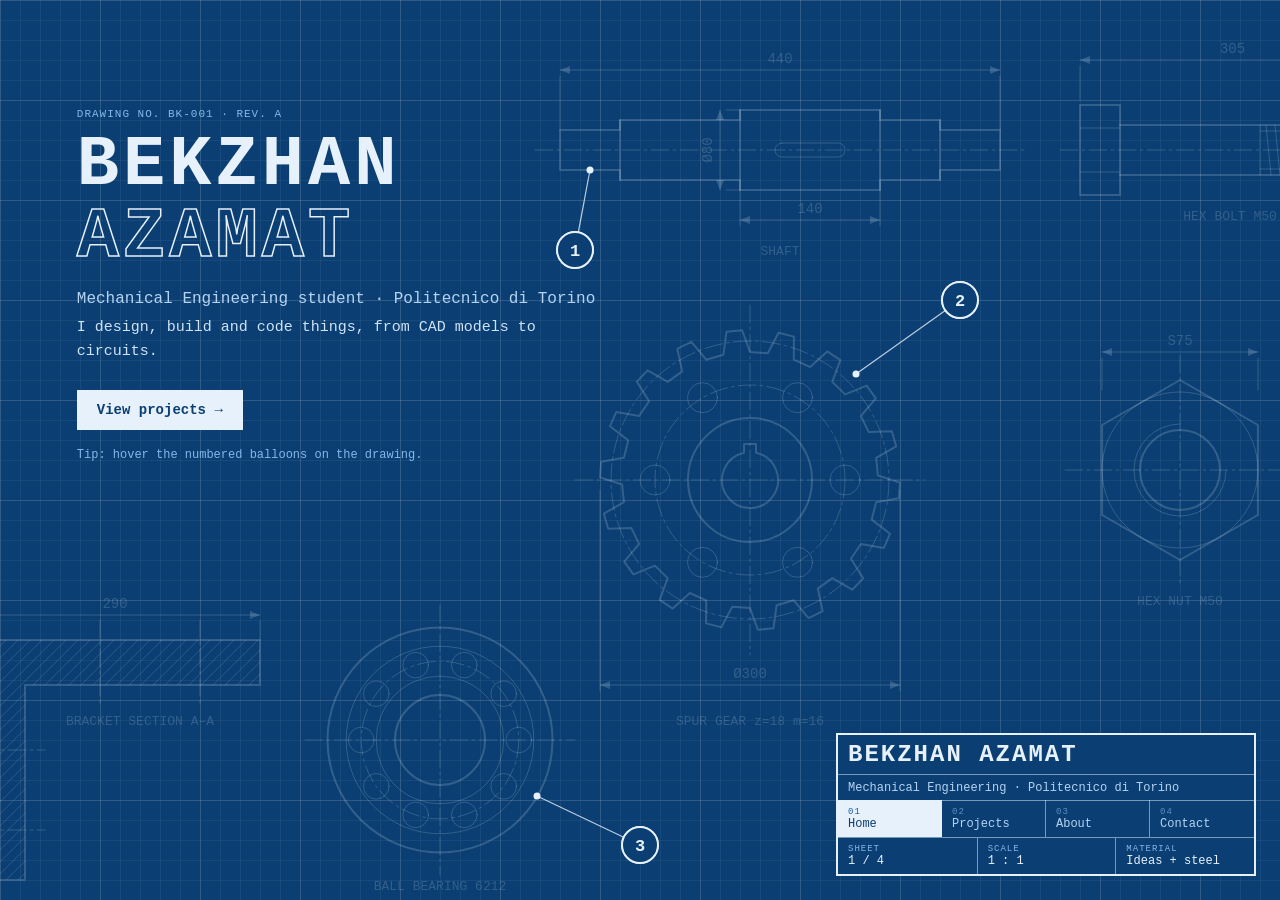
<file: index.html>
<!DOCTYPE html>
<html lang="en">
<head>
<meta charset="UTF-8">
<meta name="viewport" content="width=device-width, initial-scale=1.0">
<title>Bekzhan Azamat — Mechanical Engineering</title>
<meta name="description" content="Bekzhan Azamat — Mechanical Engineering student at Politecnico di Torino. CAD, electronics and code projects.">
<meta name="theme-color" content="#0b3f73">
<meta property="og:title" content="Bekzhan Azamat — Mechanical Engineering">
<meta property="og:description" content="Mechanical Engineering student at Politecnico di Torino. I design, build and code things, from CAD models to circuits.">
<meta property="og:url" content="https://bekzhan.com/">
<meta property="og:type" content="website">
<link rel="icon" href="data:image/svg+xml,%3Csvg xmlns='http://www.w3.org/2000/svg' viewBox='0 0 32 32'%3E%3Crect width='32' height='32' fill='%230b3f73'/%3E%3Crect x='2' y='2' width='28' height='28' fill='none' stroke='%23e6f1fb' stroke-width='2'/%3E%3Ctext x='16' y='21' font-family='Courier New,monospace' font-weight='bold' font-size='13' fill='%23e6f1fb' text-anchor='middle'%3EBA%3C/text%3E%3C/svg%3E">
<style>
  * { margin:0; padding:0; box-sizing:border-box; }
  html,body { height:100%; overflow:hidden; }
  body {
    font-family:"Courier New", monospace; color:#e6f1fb;
    background-color:#0b3f73;
    background-image:
      linear-gradient(rgba(255,255,255,.05) 1px, transparent 1px),
      linear-gradient(90deg, rgba(255,255,255,.05) 1px, transparent 1px),
      linear-gradient(rgba(255,255,255,.10) 1px, transparent 1px),
      linear-gradient(90deg, rgba(255,255,255,.10) 1px, transparent 1px);
    background-size:20px 20px,20px 20px,100px 100px,100px 100px;
  }

  /* ---------- background drawings ---------- */
  .drawing { position:fixed; inset:0; width:100%; height:100%; pointer-events:none; }
  .dim { color:rgba(230,241,251,.18); }
  .lit {
    color:#eaf5ff;
    filter:drop-shadow(0 0 3px rgba(160,210,255,.8));
    -webkit-mask-image:radial-gradient(240px circle at var(--x,-999px) var(--y,-999px), #000 35%, transparent 100%);
            mask-image:radial-gradient(240px circle at var(--x,-999px) var(--y,-999px), #000 35%, transparent 100%);
  }

  /* ---------- title block = navigation ---------- */
  .title-block {
    position:fixed; right:24px; bottom:24px; z-index:10; width:420px;
    border:2px solid #e6f1fb; background:#0b3f73;   /* solid, nothing shows through */
  }
  .tb-row { display:grid; border-top:1px solid rgba(230,241,251,.5); }
  .tb-row:first-child { border-top:none; }
  .tb-row > * { padding:6px 10px; border-left:1px solid rgba(230,241,251,.5); }
  .tb-row > *:first-child { border-left:none; }
  .name { font-size:24px; font-weight:bold; letter-spacing:2px; }
  .role { font-size:12px; color:#b5d4f4; }
  .label { display:block; font-size:9px; color:#85b7eb; letter-spacing:1px; }
  .meta { grid-template-columns:1fr 1fr 1fr; font-size:12px; }

  /* tabs: new ones wrap onto a new row automatically */
  #tabs { display:grid; grid-template-columns:repeat(auto-fill, minmax(100px, 1fr)); padding:0; border:none; }
  #tabs button {
    font:inherit; font-size:12px; color:#b5d4f4; background:none; cursor:pointer; text-align:left;
    border:none; border-left:1px solid rgba(230,241,251,.5); border-top:1px solid rgba(230,241,251,.5);
    margin:-1px 0 0 -1px; padding:6px 10px;
  }
  #tabs button .label { color:#5b8fc4; }
  #tabs button:hover { background:rgba(230,241,251,.08); color:#fff; }
  #tabs button.active { background:#e6f1fb; color:#0b3f73; }
  #tabs button.active .label { color:#185fa5; }

  /* ---------- content sheets ---------- */
  .sheet {
    display:none; position:fixed; z-index:5;
    top:6vh; left:50%; transform:translateX(-50%);
    width:min(760px, calc(100vw - 40px)); max-height:calc(100vh - 12vh - 200px);
    overflow-y:auto; padding:28px 32px;
    background:rgba(11,63,115,.94); border:2px solid #e6f1fb; outline:1px solid rgba(230,241,251,.4); outline-offset:6px;
  }
  .sheet.open { display:block; }
  .sheet.home { display:none !important; }          /* home = just the drawing */
  .sheet h2 { font-size:22px; letter-spacing:2px; margin-bottom:4px; }
  .sheet .sub { color:#85b7eb; font-size:12px; margin-bottom:22px; }
  .sheet p { color:#cfe3f7; line-height:1.6; margin-bottom:12px; }
  .sheet a { color:#fff; }
  .notes { color:#cfe3f7; line-height:1.6; padding-left:2.2em; }
  .notes li { margin-bottom:8px; padding-left:4px; }
  .notes li::marker { color:#85b7eb; font-weight:bold; }
  .close { position:absolute; top:10px; right:14px; background:none; border:none; color:#b5d4f4; font:inherit; font-size:20px; cursor:pointer; }

  /* project cards */
  .grid { display:grid; grid-template-columns:repeat(auto-fill, minmax(210px, 1fr)); gap:14px; }
  .card { border:1px solid rgba(230,241,251,.6); padding:14px; }
  .card .label { margin-bottom:6px; }
  .card h3 { font-size:15px; margin-bottom:6px; }
  .card p { font-size:13px; margin-bottom:8px; }
  .tags span { display:inline-block; font-size:10px; border:1px solid #85b7eb; color:#b5d4f4; padding:1px 6px; margin:0 4px 4px 0; }


  /* ---------- home: intro text ---------- */
  .hero { position:fixed; z-index:6; left:6vw; top:12vh; max-width:540px; }
  .hero .label { font-size:11px; }
  .hero h1 { font-size:clamp(40px, 5.5vw, 72px); line-height:1.02; letter-spacing:4px; margin-top:10px; }
  .hero h1 .outline { color:transparent; -webkit-text-stroke:1.5px #e6f1fb; }
  .hero .role { font-size:16px; margin-top:16px; color:#b5d4f4; }
  .hero .pitch { font-size:15px; margin-top:8px; color:#cfe3f7; line-height:1.6; }
  .buttons { display:flex; gap:12px; margin-top:26px; flex-wrap:wrap; }
  .btn { font-size:14px; font-weight:bold; text-decoration:none; padding:10px 18px; border:2px solid #e6f1fb; color:#e6f1fb; background:rgba(11,63,115,.85); }
  .btn.primary { background:#e6f1fb; color:#0b3f73; }
  .btn:hover { background:#fff; color:#0b3f73; }
  .hint { margin-top:18px; font-size:12px; color:#85b7eb; }

  /* ---------- callout balloons on the drawing ---------- */
  .balloons { z-index:4; }
  .balloon { pointer-events:auto; cursor:pointer; outline:none; }
  .balloon .leader { stroke:#e6f1fb; stroke-width:1.2; opacity:.8; }
  .balloon .dot { fill:#e6f1fb; }
  .balloon .ring { fill:#0b3f73; stroke:#e6f1fb; stroke-width:2; transition:fill .15s; }
  .balloon .num { fill:#e6f1fb; font-size:17px; font-weight:bold; pointer-events:none; }
  .balloon .pulse { fill:none; stroke:#e6f1fb; stroke-width:1.5; transform-box:fill-box; transform-origin:center; animation:pulse 2.4s infinite; }
  @keyframes pulse { from { transform:scale(1); opacity:.8; } to { transform:scale(2); opacity:0; } }
  .balloon .tip { opacity:0; transition:opacity .15s; pointer-events:none; }
  .balloon .tip rect { fill:#e6f1fb; }
  .balloon .tip text { fill:#0b3f73; font-size:14px; font-weight:bold; }
  .balloon:hover .ring, .balloon:focus .ring { fill:#e6f1fb; }
  .balloon:hover .num, .balloon:focus .num { fill:#0b3f73; }
  .balloon:hover .tip, .balloon:focus .tip { opacity:1; }

  /* when a page is open, hide the home stuff */
  body.sheet-open .hero, body.sheet-open .balloons { display:none; }

  .card.flash { animation:flash 1.8s; }
  @keyframes flash { 0%,40% { background:rgba(230,241,251,.22); border-color:#fff; } 100% { background:transparent; } }

  /* keyboard focus is visible */
  a:focus-visible, button:focus-visible { outline:2px solid #fff; outline-offset:2px; }
  .balloon:focus-visible .ring { stroke-width:3; }

  /* phones: browser bars change the height, so use dvh where supported */
  @supports (height:100dvh) {
    .sheet { max-height:calc(100dvh - 12dvh - 200px); }
  }

  @media (max-width:600px) {
    .title-block { right:10px; left:10px; bottom:10px; width:auto; }
    .sheet { top:12px; max-height:calc(100vh - 260px); max-height:calc(100dvh - 260px); padding:20px; }
    .hero { left:16px; right:16px; top:20px; }
    .hero h1 { font-size:42px; }
    .hint, .balloons { display:none; }
  }

  /* short screens (phone in landscape, small laptop window): keep the intro above the title block */
  @media (max-height:620px) {
    .hero { top:16px; }
    .hero h1 { font-size:clamp(32px, 4.5vw, 52px); }
    .hero .role { margin-top:10px; }
    .buttons { margin-top:14px; }
    .hint { display:none; }
  }
  @media (max-height:520px) { .hero .pitch { display:none; } }

  @media (prefers-reduced-motion:reduce) {
    .balloon .pulse { animation:none; opacity:0; }
    .card.flash { animation:none; }
  }
</style>
</head>
<body>
  <svg class="drawing dim" viewBox="0 0 1600 900" preserveAspectRatio="xMidYMid slice" font-family="Courier New, monospace" aria-hidden="true"><g id="art" fill="none" stroke="currentColor" stroke-linecap="round" stroke-linejoin="round"><path d="M720.0 130.0 L780.0 130.0 L780.0 120.0 L900.0 120.0 L900.0 110.0 L1040.0 110.0 L1040.0 120.0 L1100.0 120.0 L1100.0 130.0 L1160.0 130.0 L1160.0 170.0 L1100.0 170.0 L1100.0 180.0 L1040.0 180.0 L1040.0 190.0 L900.0 190.0 L900.0 180.0 L780.0 180.0 L780.0 170.0 L720.0 170.0 Z" stroke-width="2"/><line x1="780.0" y1="120.0" x2="780.0" y2="180.0" stroke-width="2"/><line x1="900.0" y1="110.0" x2="900.0" y2="190.0" stroke-width="2"/><line x1="1040.0" y1="110.0" x2="1040.0" y2="190.0" stroke-width="2"/><line x1="1100.0" y1="120.0" x2="1100.0" y2="180.0" stroke-width="2"/><rect x="935" y="143" width="70" height="14" rx="7" stroke-width="1"/><line x1="695.0" y1="150.0" x2="1185.0" y2="150.0" stroke-width="1" stroke-dasharray="18 4 3 4"/><line x1="720.0" y1="130.0" x2="720.0" y2="76.0" stroke-width="1"/><line x1="1160.0" y1="130.0" x2="1160.0" y2="76.0" stroke-width="1"/><line x1="720.0" y1="70.0" x2="1160.0" y2="70.0" stroke-width="1"/><path d="M720.0 70.0 l10.0 -4 v8 z" fill="currentColor" stroke="none"/><path d="M1160.0 70.0 l-10.0 -4 v8 z" fill="currentColor" stroke="none"/><text x="940.0" y="63.0" font-size="14" text-anchor="middle" fill="currentColor" stroke="none">440</text><line x1="900.0" y1="190.0" x2="900.0" y2="226.0" stroke-width="1"/><line x1="1040.0" y1="190.0" x2="1040.0" y2="226.0" stroke-width="1"/><line x1="900.0" y1="220.0" x2="1040.0" y2="220.0" stroke-width="1"/><path d="M900.0 220.0 l10.0 -4 v8 z" fill="currentColor" stroke="none"/><path d="M1040.0 220.0 l-10.0 -4 v8 z" fill="currentColor" stroke="none"/><text x="970.0" y="213.0" font-size="14" text-anchor="middle" fill="currentColor" stroke="none">140</text><line x1="900.0" y1="110.0" x2="886.0" y2="110.0" stroke-width="1"/><line x1="900.0" y1="190.0" x2="886.0" y2="190.0" stroke-width="1"/><line x1="880.0" y1="110.0" x2="880.0" y2="190.0" stroke-width="1"/><path d="M880.0 110.0 l-4 10.0 h8 z" fill="currentColor" stroke="none"/><path d="M880.0 190.0 l-4 -10.0 h8 z" fill="currentColor" stroke="none"/><text x="872.0" y="150.0" font-size="14" text-anchor="middle" fill="currentColor" stroke="none" transform="rotate(-90 872.0 150.0)">Ø80</text><text x="940.0" y="255.0" font-size="13" text-anchor="middle" fill="currentColor" stroke="none">SHAFT</text><rect x="1240" y="105" width="40" height="90" stroke-width="2"/><line x1="1240.0" y1="128.0" x2="1280.0" y2="128.0" stroke-width="1"/><line x1="1240.0" y1="172.0" x2="1280.0" y2="172.0" stroke-width="1"/><path d="M1280 125 L1535 125 L1545 135 L1545 165 L1535 175 L1280 175" stroke-width="2"/><line x1="1420.0" y1="131.0" x2="1545.0" y2="131.0" stroke-width="1"/><line x1="1420.0" y1="169.0" x2="1545.0" y2="169.0" stroke-width="1"/><line x1="1420.0" y1="125.0" x2="1420.0" y2="175.0" stroke-width="1"/><line x1="1426.0" y1="125.0" x2="1431.0" y2="175.0" stroke-width="1"/><line x1="1435.0" y1="125.0" x2="1440.0" y2="175.0" stroke-width="1"/><line x1="1444.0" y1="125.0" x2="1449.0" y2="175.0" stroke-width="1"/><line x1="1453.0" y1="125.0" x2="1458.0" y2="175.0" stroke-width="1"/><line x1="1462.0" y1="125.0" x2="1467.0" y2="175.0" stroke-width="1"/><line x1="1471.0" y1="125.0" x2="1476.0" y2="175.0" stroke-width="1"/><line x1="1480.0" y1="125.0" x2="1485.0" y2="175.0" stroke-width="1"/><line x1="1489.0" y1="125.0" x2="1494.0" y2="175.0" stroke-width="1"/><line x1="1498.0" y1="125.0" x2="1503.0" y2="175.0" stroke-width="1"/><line x1="1507.0" y1="125.0" x2="1512.0" y2="175.0" stroke-width="1"/><line x1="1516.0" y1="125.0" x2="1521.0" y2="175.0" stroke-width="1"/><line x1="1525.0" y1="125.0" x2="1530.0" y2="175.0" stroke-width="1"/><line x1="1534.0" y1="125.0" x2="1539.0" y2="175.0" stroke-width="1"/><line x1="1220.0" y1="150.0" x2="1565.0" y2="150.0" stroke-width="1" stroke-dasharray="18 4 3 4"/><line x1="1240.0" y1="100.0" x2="1240.0" y2="66.0" stroke-width="1"/><line x1="1545.0" y1="100.0" x2="1545.0" y2="66.0" stroke-width="1"/><line x1="1240.0" y1="60.0" x2="1545.0" y2="60.0" stroke-width="1"/><path d="M1240.0 60.0 l10.0 -4 v8 z" fill="currentColor" stroke="none"/><path d="M1545.0 60.0 l-10.0 -4 v8 z" fill="currentColor" stroke="none"/><text x="1392.5" y="53.0" font-size="14" text-anchor="middle" fill="currentColor" stroke="none">305</text><text x="1390.0" y="220.0" font-size="13" text-anchor="middle" fill="currentColor" stroke="none">HEX BOLT M50</text><path d="M910.0 352.0 L927.8 353.2 L938.6 332.8 L953.9 336.6 L953.8 359.7 L953.8 359.7 L970.1 367.0 L987.3 351.4 L1000.3 360.2 L992.3 381.9 L992.3 381.9 L1005.1 394.4 L1026.6 385.6 L1035.8 398.3 L1020.9 416.0 L1020.9 416.0 L1028.7 432.1 L1051.8 431.2 L1056.2 446.3 L1036.1 457.8 L1036.1 457.8 L1037.9 475.5 L1060.0 482.6 L1058.9 498.3 L1036.1 502.2 L1036.1 502.2 L1031.7 519.6 L1050.0 533.8 L1043.7 548.1 L1020.9 544.0 L1020.9 544.0 L1010.9 558.8 L1023.2 578.4 L1012.3 589.7 L992.3 578.1 L992.3 578.1 L977.8 588.6 L982.7 611.2 L968.6 618.1 L953.8 600.3 L953.8 600.3 L936.6 605.2 L933.5 628.2 L917.9 629.8 L910.0 608.0 L910.0 608.0 L892.2 606.8 L881.4 627.2 L866.1 623.4 L866.2 600.3 L866.2 600.3 L849.9 593.0 L832.7 608.6 L819.7 599.8 L827.7 578.1 L827.7 578.1 L814.9 565.6 L793.4 574.4 L784.2 561.7 L799.1 544.0 L799.1 544.0 L791.3 527.9 L768.2 528.8 L763.8 513.7 L783.9 502.2 L783.9 502.2 L782.1 484.5 L760.0 477.4 L761.1 461.7 L783.9 457.8 L783.9 457.8 L788.3 440.4 L770.0 426.2 L776.3 411.9 L799.1 416.0 L799.1 416.0 L809.1 401.2 L796.8 381.6 L807.7 370.3 L827.7 381.9 L827.7 381.9 L842.2 371.4 L837.3 348.8 L851.4 341.9 L866.2 359.7 L866.2 359.7 L883.4 354.8 L886.5 331.8 L902.1 330.2 L910.0 352.0 Z" stroke-width="2"/><circle cx="910.0" cy="480.0" r="139.0" stroke-width="1" stroke-dasharray="18 4 3 4"/><circle cx="910.0" cy="480.0" r="62.0" stroke-width="2"/><circle cx="1005.0" cy="480.0" r="15.0" stroke-width="1"/><circle cx="957.5" cy="562.3" r="15.0" stroke-width="1"/><circle cx="862.5" cy="562.3" r="15.0" stroke-width="1"/><circle cx="815.0" cy="480.0" r="15.0" stroke-width="1"/><circle cx="862.5" cy="397.7" r="15.0" stroke-width="1"/><circle cx="957.5" cy="397.7" r="15.0" stroke-width="1"/><circle cx="910.0" cy="480.0" r="95.0" stroke-width="1" stroke-dasharray="18 4 3 4"/><path d="M904 452.7 L904 444 L916 444 L916 452.7 A28 28 0 1 1 904 452.7 Z" stroke-width="2"/><line x1="735.0" y1="480.0" x2="1085.0" y2="480.0" stroke-width="1" stroke-dasharray="18 4 3 4"/><line x1="910.0" y1="305.0" x2="910.0" y2="655.0" stroke-width="1" stroke-dasharray="18 4 3 4"/><line x1="760.0" y1="490.0" x2="760.0" y2="691.0" stroke-width="1"/><line x1="1060.0" y1="490.0" x2="1060.0" y2="691.0" stroke-width="1"/><line x1="760.0" y1="685.0" x2="1060.0" y2="685.0" stroke-width="1"/><path d="M760.0 685.0 l10.0 -4 v8 z" fill="currentColor" stroke="none"/><path d="M1060.0 685.0 l-10.0 -4 v8 z" fill="currentColor" stroke="none"/><text x="910.0" y="678.0" font-size="14" text-anchor="middle" fill="currentColor" stroke="none">Ø300</text><text x="910.0" y="725.0" font-size="13" text-anchor="middle" fill="currentColor" stroke="none">SPUR GEAR  z=18  m=16</text><path d="M1417.9 515.0 L1340.0 560.0 L1262.1 515.0 L1262.1 425.0 L1340.0 380.0 L1417.9 425.0 Z" stroke-width="2"/><circle cx="1340.0" cy="470.0" r="78.0" stroke-width="1"/><circle cx="1340.0" cy="470.0" r="40.0" stroke-width="2"/><path d="M1386 470 A46 46 0 1 1 1340 424" stroke-width="1"/><line x1="1225.0" y1="470.0" x2="1455.0" y2="470.0" stroke-width="1" stroke-dasharray="18 4 3 4"/><line x1="1340.0" y1="355.0" x2="1340.0" y2="585.0" stroke-width="1" stroke-dasharray="18 4 3 4"/><line x1="1262.0" y1="390.0" x2="1262.0" y2="358.0" stroke-width="1"/><line x1="1418.0" y1="390.0" x2="1418.0" y2="358.0" stroke-width="1"/><line x1="1262.0" y1="352.0" x2="1418.0" y2="352.0" stroke-width="1"/><path d="M1262.0 352.0 l10.0 -4 v8 z" fill="currentColor" stroke="none"/><path d="M1418.0 352.0 l-10.0 -4 v8 z" fill="currentColor" stroke="none"/><text x="1340.0" y="345.0" font-size="14" text-anchor="middle" fill="currentColor" stroke="none">S75</text><text x="1340.0" y="605.0" font-size="13" text-anchor="middle" fill="currentColor" stroke="none">HEX NUT M50</text><circle cx="600.0" cy="740.0" r="112.5" stroke-width="2"/><circle cx="600.0" cy="740.0" r="93.8" stroke-width="1"/><circle cx="600.0" cy="740.0" r="63.8" stroke-width="1"/><circle cx="600.0" cy="740.0" r="45.0" stroke-width="2"/><circle cx="600.0" cy="740.0" r="78.8" stroke-width="1" stroke-dasharray="18 4 3 4"/><circle cx="678.8" cy="740.0" r="12.8" stroke-width="1"/><circle cx="663.7" cy="786.3" r="12.8" stroke-width="1"/><circle cx="624.3" cy="814.9" r="12.8" stroke-width="1"/><circle cx="575.7" cy="814.9" r="12.8" stroke-width="1"/><circle cx="536.3" cy="786.3" r="12.8" stroke-width="1"/><circle cx="521.2" cy="740.0" r="12.8" stroke-width="1"/><circle cx="536.3" cy="693.7" r="12.8" stroke-width="1"/><circle cx="575.7" cy="665.1" r="12.8" stroke-width="1"/><circle cx="624.3" cy="665.1" r="12.8" stroke-width="1"/><circle cx="663.7" cy="693.7" r="12.8" stroke-width="1"/><line x1="465.0" y1="740.0" x2="735.0" y2="740.0" stroke-width="1" stroke-dasharray="18 4 3 4"/><line x1="600.0" y1="605.0" x2="600.0" y2="875.0" stroke-width="1" stroke-dasharray="18 4 3 4"/><text x="600.0" y="890.0" font-size="13" text-anchor="middle" fill="currentColor" stroke="none">BALL BEARING 6212</text><clipPath id="dclip"><path d="M130 640 L420 640 L420 685 L185 685 L185 880 L130 880 Z"/></clipPath><g clip-path="url(#dclip)"><line x1="-170.0" y1="880.0" x2="70.0" y2="640.0" stroke-width="0.8"/><line x1="-158.0" y1="880.0" x2="82.0" y2="640.0" stroke-width="0.8"/><line x1="-146.0" y1="880.0" x2="94.0" y2="640.0" stroke-width="0.8"/><line x1="-134.0" y1="880.0" x2="106.0" y2="640.0" stroke-width="0.8"/><line x1="-122.0" y1="880.0" x2="118.0" y2="640.0" stroke-width="0.8"/><line x1="-110.0" y1="880.0" x2="130.0" y2="640.0" stroke-width="0.8"/><line x1="-98.0" y1="880.0" x2="142.0" y2="640.0" stroke-width="0.8"/><line x1="-86.0" y1="880.0" x2="154.0" y2="640.0" stroke-width="0.8"/><line x1="-74.0" y1="880.0" x2="166.0" y2="640.0" stroke-width="0.8"/><line x1="-62.0" y1="880.0" x2="178.0" y2="640.0" stroke-width="0.8"/><line x1="-50.0" y1="880.0" x2="190.0" y2="640.0" stroke-width="0.8"/><line x1="-38.0" y1="880.0" x2="202.0" y2="640.0" stroke-width="0.8"/><line x1="-26.0" y1="880.0" x2="214.0" y2="640.0" stroke-width="0.8"/><line x1="-14.0" y1="880.0" x2="226.0" y2="640.0" stroke-width="0.8"/><line x1="-2.0" y1="880.0" x2="238.0" y2="640.0" stroke-width="0.8"/><line x1="10.0" y1="880.0" x2="250.0" y2="640.0" stroke-width="0.8"/><line x1="22.0" y1="880.0" x2="262.0" y2="640.0" stroke-width="0.8"/><line x1="34.0" y1="880.0" x2="274.0" y2="640.0" stroke-width="0.8"/><line x1="46.0" y1="880.0" x2="286.0" y2="640.0" stroke-width="0.8"/><line x1="58.0" y1="880.0" x2="298.0" y2="640.0" stroke-width="0.8"/><line x1="70.0" y1="880.0" x2="310.0" y2="640.0" stroke-width="0.8"/><line x1="82.0" y1="880.0" x2="322.0" y2="640.0" stroke-width="0.8"/><line x1="94.0" y1="880.0" x2="334.0" y2="640.0" stroke-width="0.8"/><line x1="106.0" y1="880.0" x2="346.0" y2="640.0" stroke-width="0.8"/><line x1="118.0" y1="880.0" x2="358.0" y2="640.0" stroke-width="0.8"/><line x1="130.0" y1="880.0" x2="370.0" y2="640.0" stroke-width="0.8"/><line x1="142.0" y1="880.0" x2="382.0" y2="640.0" stroke-width="0.8"/><line x1="154.0" y1="880.0" x2="394.0" y2="640.0" stroke-width="0.8"/><line x1="166.0" y1="880.0" x2="406.0" y2="640.0" stroke-width="0.8"/><line x1="178.0" y1="880.0" x2="418.0" y2="640.0" stroke-width="0.8"/><line x1="190.0" y1="880.0" x2="430.0" y2="640.0" stroke-width="0.8"/><line x1="202.0" y1="880.0" x2="442.0" y2="640.0" stroke-width="0.8"/><line x1="214.0" y1="880.0" x2="454.0" y2="640.0" stroke-width="0.8"/><line x1="226.0" y1="880.0" x2="466.0" y2="640.0" stroke-width="0.8"/><line x1="238.0" y1="880.0" x2="478.0" y2="640.0" stroke-width="0.8"/><line x1="250.0" y1="880.0" x2="490.0" y2="640.0" stroke-width="0.8"/><line x1="262.0" y1="880.0" x2="502.0" y2="640.0" stroke-width="0.8"/><line x1="274.0" y1="880.0" x2="514.0" y2="640.0" stroke-width="0.8"/><line x1="286.0" y1="880.0" x2="526.0" y2="640.0" stroke-width="0.8"/><line x1="298.0" y1="880.0" x2="538.0" y2="640.0" stroke-width="0.8"/><line x1="310.0" y1="880.0" x2="550.0" y2="640.0" stroke-width="0.8"/><line x1="322.0" y1="880.0" x2="562.0" y2="640.0" stroke-width="0.8"/><line x1="334.0" y1="880.0" x2="574.0" y2="640.0" stroke-width="0.8"/><line x1="346.0" y1="880.0" x2="586.0" y2="640.0" stroke-width="0.8"/><line x1="358.0" y1="880.0" x2="598.0" y2="640.0" stroke-width="0.8"/><line x1="370.0" y1="880.0" x2="610.0" y2="640.0" stroke-width="0.8"/><line x1="382.0" y1="880.0" x2="622.0" y2="640.0" stroke-width="0.8"/><line x1="394.0" y1="880.0" x2="634.0" y2="640.0" stroke-width="0.8"/><line x1="406.0" y1="880.0" x2="646.0" y2="640.0" stroke-width="0.8"/><line x1="418.0" y1="880.0" x2="658.0" y2="640.0" stroke-width="0.8"/><line x1="430.0" y1="880.0" x2="670.0" y2="640.0" stroke-width="0.8"/><line x1="442.0" y1="880.0" x2="682.0" y2="640.0" stroke-width="0.8"/><line x1="454.0" y1="880.0" x2="694.0" y2="640.0" stroke-width="0.8"/><line x1="466.0" y1="880.0" x2="706.0" y2="640.0" stroke-width="0.8"/><line x1="478.0" y1="880.0" x2="718.0" y2="640.0" stroke-width="0.8"/><line x1="490.0" y1="880.0" x2="730.0" y2="640.0" stroke-width="0.8"/><line x1="502.0" y1="880.0" x2="742.0" y2="640.0" stroke-width="0.8"/><line x1="514.0" y1="880.0" x2="754.0" y2="640.0" stroke-width="0.8"/><line x1="526.0" y1="880.0" x2="766.0" y2="640.0" stroke-width="0.8"/></g><path d="M130 640 L420 640 L420 685 L185 685 L185 880 L130 880 Z" stroke-width="2"/><line x1="260.0" y1="620.0" x2="260.0" y2="705.0" stroke-width="1" stroke-dasharray="18 4 3 4"/><line x1="360.0" y1="620.0" x2="360.0" y2="705.0" stroke-width="1" stroke-dasharray="18 4 3 4"/><line x1="110.0" y1="750.0" x2="205.0" y2="750.0" stroke-width="1" stroke-dasharray="18 4 3 4"/><line x1="110.0" y1="830.0" x2="205.0" y2="830.0" stroke-width="1" stroke-dasharray="18 4 3 4"/><line x1="130.0" y1="640.0" x2="130.0" y2="621.0" stroke-width="1"/><line x1="420.0" y1="640.0" x2="420.0" y2="621.0" stroke-width="1"/><line x1="130.0" y1="615.0" x2="420.0" y2="615.0" stroke-width="1"/><path d="M130.0 615.0 l10.0 -4 v8 z" fill="currentColor" stroke="none"/><path d="M420.0 615.0 l-10.0 -4 v8 z" fill="currentColor" stroke="none"/><text x="275.0" y="608.0" font-size="14" text-anchor="middle" fill="currentColor" stroke="none">290</text><text x="300.0" y="725.0" font-size="13" text-anchor="middle" fill="currentColor" stroke="none">BRACKET  SECTION A–A</text></g></svg>
  <svg class="drawing lit" viewBox="0 0 1600 900" preserveAspectRatio="xMidYMid slice" font-family="Courier New, monospace" aria-hidden="true"><use href="#art"/></svg>
  <svg class="drawing balloons" viewBox="0 0 1600 900" preserveAspectRatio="xMidYMid slice" font-family="Courier New, monospace"><g class="balloon" data-target="p-001" tabindex="0" role="link" aria-label="P-001  Hand-tracking mouse →">
  <line x1="738.3" y1="232.3" x2="750.0" y2="170.0" class="leader"/>
  <circle cx="750.0" cy="170.0" r="3.5" class="dot"/>
  <circle cx="735" cy="250" r="18" class="pulse" style="animation-delay:0.0s"/>
  <circle cx="735" cy="250" r="18" class="ring"/>
  <text x="735" y="256" text-anchor="middle" class="num">1</text>
  <g class="tip"><rect x="761" y="234" width="264.8" height="32"/><text x="773" y="255">P-001  Hand-tracking mouse →</text></g>
</g><g class="balloon" data-target="p-002" tabindex="0" role="link" aria-label="P-002  Custom PCB →">
  <line x1="1105.3" y1="310.4" x2="1016.0" y2="374.0" class="leader"/>
  <circle cx="1016.0" cy="374.0" r="3.5" class="dot"/>
  <circle cx="1120" cy="300" r="18" class="pulse" style="animation-delay:0.8s"/>
  <circle cx="1120" cy="300" r="18" class="ring"/>
  <text x="1120" y="306" text-anchor="middle" class="num">2</text>
  <g class="tip"><rect x="1146" y="284" width="187.4" height="32"/><text x="1158" y="305">P-002  Custom PCB →</text></g>
</g><g class="balloon" data-target="p-003" tabindex="0" role="link" aria-label="P-003  CAD project →">
  <line x1="783.7" y1="837.3" x2="697.0" y2="796.0" class="leader"/>
  <circle cx="697.0" cy="796.0" r="3.5" class="dot"/>
  <circle cx="800" cy="845" r="18" class="pulse" style="animation-delay:1.6s"/>
  <circle cx="800" cy="845" r="18" class="ring"/>
  <text x="800" y="851" text-anchor="middle" class="num">3</text>
  <g class="tip"><rect x="826" y="829" width="196.0" height="32"/><text x="838" y="850">P-003  CAD project →</text></g>
</g></svg>

  <!-- ===================== HOME: intro (edit the text here) ===================== -->
  <div class="hero">
    <span class="label">DRAWING NO. BK-001 · REV. A</span>
    <h1>BEKZHAN<br><span class="outline">AZAMAT</span></h1>
    <div class="role">Mechanical Engineering student · Politecnico di Torino</div>
    <div class="pitch">I design, build and code things, from CAD models to circuits.</div>
    <div class="buttons">
      <a class="btn primary" href="#projects">View projects →</a>
      <!-- CV button: put cv.pdf next to index.html, then delete the two comment marks around this line -->
      <!-- <a class="btn" href="cv.pdf" download>Download CV ↓</a> -->
    </div>
    <div class="hint">Tip: hover the numbered balloons on the drawing.</div>
  </div>

  <!-- =====================================================
       SHEETS (tabs).  To add a new tab: copy one <section>,
       change id, data-title and the content. That's it —
       the tab button and sheet number are made automatically.
       ===================================================== -->

  <section class="sheet home" id="home" data-title="Home"></section>

  <section class="sheet" id="projects" data-title="Projects">
    <h2>PROJECTS</h2>
    <div class="sub">PARTS LIST</div>
    <div class="grid">
      <div class="card" id="p-001">
        <span class="label">PART NO. P-001</span>
        <h3>Hand-tracking mouse</h3>
        <p>Control the cursor with hand gestures through a webcam.</p>
        <div class="tags"><span>Python</span><span>Computer vision</span></div>
      </div>
      <div class="card" id="p-002">
        <span class="label">PART NO. P-002</span>
        <h3>Custom PCB</h3>
        <p>A board I designed and soldered myself.</p>
        <div class="tags"><span>Electronics</span><span>Soldering</span></div>
      </div>
      <div class="card" id="p-003">
        <span class="label">PART NO. P-003</span>
        <h3>CAD project</h3>
        <p>SolidWorks model, an interactive 3D viewer goes here.</p>
        <div class="tags"><span>SolidWorks</span><span>Design</span></div>
      </div>
    </div>
  </section>

  <section class="sheet" id="about" data-title="About">
    <h2>ABOUT</h2>
    <div class="sub">GENERAL NOTES</div>
    <ol class="notes">
      <li>Name: Bekzhan Azamat. Based in Torino.</li>
      <li>Studying Mechanical Engineering at Politecnico di Torino (year 3).</li>
      <li>Tools: SolidWorks, Python, C++, Blender.</li>
      <li>Interests: robotics, CAD, electronics, computer vision.</li>
      <li>All projects built by hand. Tolerances may vary.</li>
    </ol>
  </section>

  <section class="sheet" id="contact" data-title="Contact">
    <h2>CONTACT</h2>
    <div class="sub">REVISIONS AND APPROVALS</div>
    <p>Email: <a href="mailto:hello@bekzhan.com">hello@bekzhan.com</a></p>
    <!-- LinkedIn: put your real link in both places, then delete the comment marks around this line -->
    <!-- <p>LinkedIn: <a href="https://www.linkedin.com/in/YOUR-NAME">linkedin.com/in/YOUR-NAME</a></p> -->
  </section>

  <!-- ===================== title block ===================== -->
  <nav class="title-block">
    <div class="tb-row"><div class="name">BEKZHAN AZAMAT</div></div>
    <div class="tb-row"><div class="role">Mechanical Engineering · Politecnico di Torino</div></div>
    <div class="tb-row" id="tabs"></div>
    <div class="tb-row meta">
      <div><span class="label">SHEET</span><span id="sheet-no">1 / 1</span></div>
      <div><span class="label">SCALE</span>1 : 1</div>
      <div><span class="label">MATERIAL</span>Ideas + steel</div>
    </div>
  </nav>

<script>
  // ---- cursor light ----
  const root = document.documentElement;
  // updates at most once per frame, so the glow stays smooth on slower laptops
  let px = 0, py = 0, queued = false;
  window.addEventListener("pointermove", e => {
    px = e.clientX; py = e.clientY;
    if (queued) return;
    queued = true;
    requestAnimationFrame(() => {
      root.style.setProperty("--x", px + "px");
      root.style.setProperty("--y", py + "px");
      queued = false;
    });
  }, { passive:true });

  // ---- tabs: built automatically from every <section class="sheet"> ----
  const sheets = [...document.querySelectorAll(".sheet")];
  const tabs = document.getElementById("tabs");
  const sheetNo = document.getElementById("sheet-no");

  sheets.forEach((s, i) => {
    const num = String(i + 1).padStart(2, "0");
    const b = document.createElement("button");
    b.innerHTML = `<span class="label">${num}</span>${s.dataset.title}`;
    b.onclick = () => { location.hash = s.id; };
    tabs.appendChild(b);
    if (!s.classList.contains("home")) {
      const x = document.createElement("button");
      x.className = "close"; x.textContent = "×"; x.setAttribute("aria-label", "Close");
      x.onclick = () => { location.hash = sheets[0].id; };
      s.prepend(x);
    }
  });

  // ---- balloons: click opens the project they point to ----
  document.querySelectorAll(".balloon").forEach(b => {
    const go = () => { location.hash = b.dataset.target; };
    b.addEventListener("click", go);
    b.addEventListener("keydown", e => { if (e.key === "Enter" || e.key === " ") { e.preventDefault(); go(); } });
  });

  function show() {
    const id = location.hash.slice(1) || sheets[0].id;
    const target = document.getElementById(id);
    const sheet = target ? target.closest(".sheet") : null;
    let idx = sheet ? sheets.indexOf(sheet) : 0;
    if (idx < 0) idx = 0;
    document.body.classList.toggle("sheet-open", !sheets[idx].classList.contains("home"));
    if (target && !target.classList.contains("sheet")) {      // a project card: scroll + flash
      setTimeout(() => {
        target.scrollIntoView({ block: "nearest" });
        target.classList.remove("flash"); void target.offsetWidth; target.classList.add("flash");
      }, 0);
    }
    sheets.forEach((s, i) => s.classList.toggle("open", i === idx));
    [...tabs.children].forEach((b, i) => b.classList.toggle("active", i === idx));
    sheetNo.textContent = `${idx + 1} / ${sheets.length}`;
  }
  window.addEventListener("hashchange", show);
  document.addEventListener("keydown", e => { if (e.key === "Escape") location.hash = sheets[0].id; });
  show();
</script>
</body>
</html>
</file>
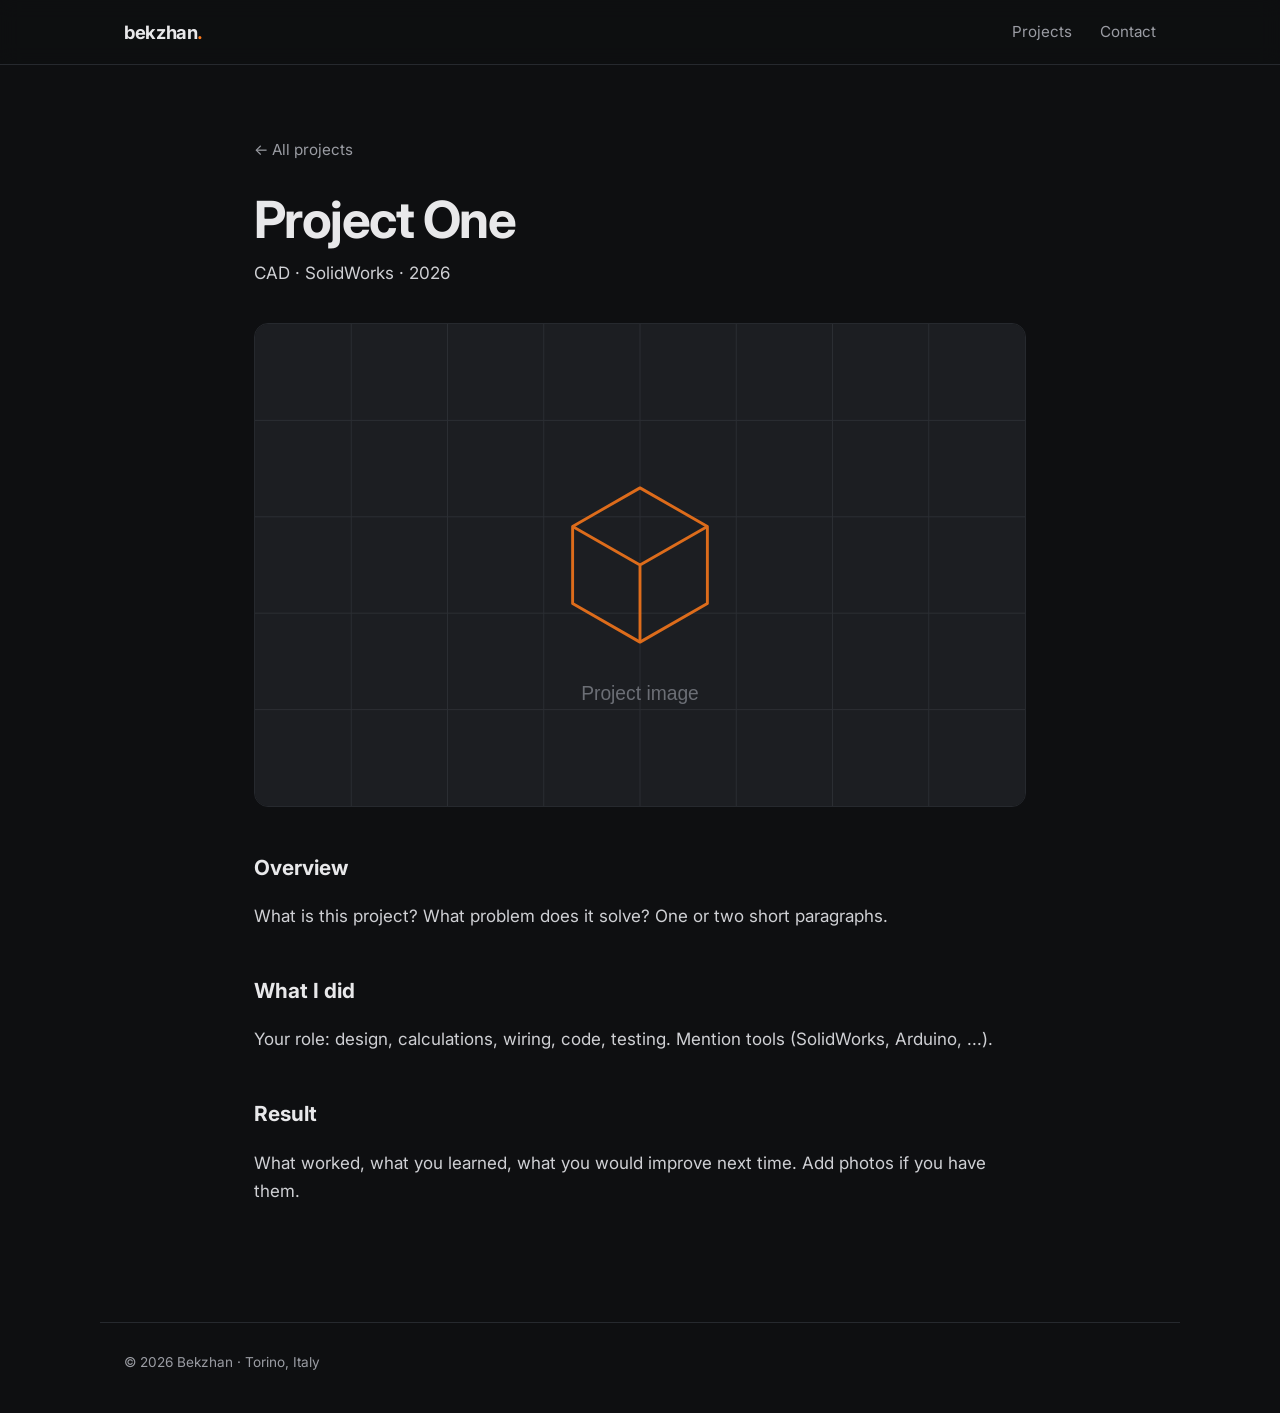
<file: projects/project-template.html>
<!DOCTYPE html>
<html lang="en">
<head>
  <meta charset="UTF-8">
  <meta name="viewport" content="width=device-width, initial-scale=1.0">

  <!--
    HOW TO USE THIS TEMPLATE
    1. Copy this file, e.g. projects/robot-arm.html
    2. Edit everything marked ✏️
    3. On index.html, point that project's card href to "projects/robot-arm.html"
    Note: this page is inside projects/, so paths to shared files start with "../"
  -->

  <!-- ✏️ EDIT: project name -->
  <title>Project One — Bekzhan</title>

  <link rel="icon" href="../assets/img/favicon.svg" type="image/svg+xml">
  <link rel="preconnect" href="https://fonts.googleapis.com">
  <link rel="preconnect" href="https://fonts.gstatic.com" crossorigin>
  <link href="https://fonts.googleapis.com/css2?family=Inter:wght@400;500;600;700&display=swap" rel="stylesheet">
  <link rel="stylesheet" href="../css/style.css">

  <!-- 3D VIEWER (optional): uncomment this line AND the <model-viewer> block below -->
  <!-- <script type="module" src="https://unpkg.com/@google/model-viewer@3.5.0/dist/model-viewer.min.js"></script> -->
</head>
<body>

  <header class="nav">
    <div class="container nav__inner">
      <a href="../index.html" class="nav__logo">bekzhan<span class="accent">.</span></a>
      <nav class="nav__links">
        <a href="../index.html#projects">Projects</a>
        <a href="../index.html#contact">Contact</a>
      </nav>
    </div>
  </header>

  <main class="container project">
    <a class="back-link" href="../index.html#projects">← All projects</a>

    <!-- ✏️ EDIT: title + short info line -->
    <h1 class="project__title">Project One</h1>
    <p class="project__meta">CAD · SolidWorks · 2026</p>

    <!-- ✏️ EDIT: main image -->
    <img class="project__cover" src="../assets/img/placeholder.svg" alt="Project One cover image">

    <!--
      3D MODEL VIEWER (optional)
      1. Export your model as .glb (Blender: File → Export → glTF 2.0, format "glb").
         From SolidWorks: save as .STL/.OBJ, import into Blender, then export .glb.
      2. Put the file in the models/ folder, e.g. models/robot-arm.glb
      3. Uncomment the script line in <head> and the block below.

    <model-viewer class="viewer"
      src="../models/robot-arm.glb"
      alt="3D model of the robot arm"
      camera-controls
      auto-rotate
      shadow-intensity="1">
    </model-viewer>
    -->

    <!-- ✏️ EDIT: write about your project -->
    <h2>Overview</h2>
    <p>What is this project? What problem does it solve? One or two short paragraphs.</p>

    <h2>What I did</h2>
    <p>Your role: design, calculations, wiring, code, testing. Mention tools (SolidWorks, Arduino, ...).</p>

    <h2>Result</h2>
    <p>What worked, what you learned, what you would improve next time. Add photos if you have them.</p>
  </main>

  <footer class="footer container">
    <p>© <span id="year">2026</span> Bekzhan · Torino, Italy</p>
  </footer>

  <script src="../js/main.js"></script>
</body>
</html>
</file>
<file: css/style.css>
/* =========================================================
   ✏️ THEME — change colors / font here, the whole site follows
   ========================================================= */
:root {
  --bg: #0e0f11;          /* page background */
  --bg-card: #17191c;     /* cards, buttons */
  --border: #26292e;
  --text: #e8e8ea;        /* main text */
  --muted: #9a9ca3;       /* secondary text */
  --accent: #ff7a1a;      /* the one orange accent */
  --accent-soft: rgba(255, 122, 26, 0.12);

  --font: "Inter", system-ui, -apple-system, "Segoe UI", Roboto, sans-serif;
  --radius: 14px;
  --max-width: 1080px;
  --ease: 0.25s ease;
}

/* ---------- Base ---------- */
*,
*::before,
*::after { box-sizing: border-box; }

html { scroll-behavior: smooth; }

body {
  margin: 0;
  background: var(--bg);
  color: var(--text);
  font-family: var(--font);
  font-size: 17px;
  line-height: 1.65;
  -webkit-font-smoothing: antialiased;
}

img { max-width: 100%; display: block; }
a { color: inherit; text-decoration: none; }

.container {
  width: 100%;
  max-width: var(--max-width);
  margin: 0 auto;
  padding: 0 24px;
}

.accent { color: var(--accent); }

::selection { background: var(--accent); color: #000; }

/* ---------- Navigation ---------- */
.nav {
  position: sticky;
  top: 0;
  z-index: 10;
  background: rgba(14, 15, 17, 0.8);
  backdrop-filter: blur(10px);
  -webkit-backdrop-filter: blur(10px);
  border-bottom: 1px solid var(--border);
}
.nav__inner {
  display: flex;
  justify-content: space-between;
  align-items: center;
  height: 64px;
}
.nav__logo { font-weight: 700; font-size: 1.15rem; letter-spacing: -0.02em; }
.nav__links { display: flex; gap: 28px; }
.nav__links a {
  color: var(--muted);
  font-size: 0.95rem;
  transition: color var(--ease);
}
.nav__links a:hover { color: var(--text); }

/* ---------- Hero ---------- */
.hero {
  min-height: calc(100vh - 64px);
  min-height: calc(100svh - 64px);
  display: flex;
  flex-direction: column;
  justify-content: center;
  padding-top: 80px;
  padding-bottom: 80px;
}
.hero__eyebrow {
  color: var(--accent);
  font-weight: 500;
  font-size: 0.9rem;
  letter-spacing: 0.08em;
  text-transform: uppercase;
  margin: 0 0 20px;
}
.hero__title {
  font-size: clamp(2.6rem, 8vw, 5rem);
  line-height: 1.05;
  letter-spacing: -0.03em;
  margin: 0 0 24px;
  font-weight: 700;
}
.hero__subtitle {
  color: var(--muted);
  font-size: clamp(1.05rem, 2.4vw, 1.25rem);
  max-width: 620px;
  margin: 0 0 40px;
}
.hero__buttons { display: flex; flex-wrap: wrap; gap: 14px; }

/* ---------- Buttons ---------- */
.btn {
  display: inline-block;
  padding: 12px 26px;
  border-radius: 999px;
  border: 1px solid var(--border);
  background: var(--bg-card);
  font-weight: 500;
  font-size: 0.95rem;
  transition: transform var(--ease), border-color var(--ease), background var(--ease), color var(--ease);
}
.btn:hover {
  transform: translateY(-2px);
  border-color: var(--accent);
  color: var(--accent);
}
.btn--primary {
  background: var(--accent);
  border-color: var(--accent);
  color: #111;
}
.btn--primary:hover { background: #ff8f3d; color: #111; }

/* ---------- Sections ---------- */
.section { padding-top: 110px; padding-bottom: 40px; scroll-margin-top: 40px; }
.section__title {
  font-size: 0.9rem;
  font-weight: 600;
  letter-spacing: 0.12em;
  text-transform: uppercase;
  color: var(--accent);
  margin: 0 0 32px;
  display: flex;
  align-items: center;
  gap: 14px;
}
.section__title::after {
  content: "";
  flex: 1;
  max-width: 120px;
  height: 1px;
  background: var(--border);
}

/* ---------- About ---------- */
.about { max-width: 680px; }
.about p { margin: 0 0 18px; font-size: 1.1rem; }
.tags {
  list-style: none;
  padding: 0;
  margin: 28px 0 0;
  display: flex;
  flex-wrap: wrap;
  gap: 10px;
}
.tags li {
  padding: 6px 14px;
  border-radius: 999px;
  background: var(--accent-soft);
  color: var(--accent);
  font-size: 0.85rem;
  font-weight: 500;
}

/* ---------- Project cards ---------- */
.grid {
  display: grid;
  grid-template-columns: repeat(auto-fill, minmax(260px, 1fr));
  gap: 24px;
}
.card {
  background: var(--bg-card);
  border: 1px solid var(--border);
  border-radius: var(--radius);
  overflow: hidden;
  transition: transform var(--ease), border-color var(--ease), box-shadow var(--ease);
}
.card:hover {
  transform: translateY(-4px);
  border-color: rgba(255, 122, 26, 0.5);
  box-shadow: 0 12px 32px rgba(0, 0, 0, 0.35);
}
.card__img {
  width: 100%;
  aspect-ratio: 16 / 10;
  object-fit: cover;
  background: #1f2226;
  transition: transform 0.5s ease;
}
.card:hover .card__img { transform: scale(1.03); }
.card__body { padding: 20px 22px 24px; }
.card__tag {
  font-size: 0.75rem;
  font-weight: 600;
  letter-spacing: 0.08em;
  text-transform: uppercase;
  color: var(--accent);
}
.card__title { margin: 6px 0 8px; font-size: 1.15rem; font-weight: 600; }
.card__text { margin: 0; color: var(--muted); font-size: 0.95rem; }

/* ---------- Contact ---------- */
.contact { padding-bottom: 100px; }
.contact__text { color: var(--muted); max-width: 520px; margin: 0 0 20px; }
.contact__email {
  display: inline-block;
  font-size: clamp(1.4rem, 5vw, 2.4rem);
  font-weight: 600;
  letter-spacing: -0.02em;
  border-bottom: 2px solid var(--accent);
  padding-bottom: 4px;
  transition: color var(--ease);
  word-break: break-all;
}
.contact__email:hover { color: var(--accent); }
.contact__links { display: flex; gap: 24px; margin-top: 32px; }
.contact__links a { color: var(--muted); transition: color var(--ease); }
.contact__links a:hover { color: var(--accent); }

/* ---------- Footer ---------- */
.footer {
  border-top: 1px solid var(--border);
  padding-top: 28px;
  padding-bottom: 40px;
  color: var(--muted);
  font-size: 0.85rem;
}
.footer p { margin: 0; }

/* ---------- Project page (projects/*.html) ---------- */
.project { padding-top: 70px; padding-bottom: 100px; max-width: 820px; }
.back-link {
  color: var(--muted);
  font-size: 0.95rem;
  transition: color var(--ease);
}
.back-link:hover { color: var(--accent); }
.project__title {
  font-size: clamp(2rem, 6vw, 3.2rem);
  letter-spacing: -0.03em;
  line-height: 1.1;
  margin: 28px 0 12px;
}
.project__meta { color: var(--muted); margin: 0 0 36px; }
.project__cover { border-radius: var(--radius); border: 1px solid var(--border); margin-bottom: 40px; }
.project h2 { font-size: 1.3rem; margin: 44px 0 12px; }
.project p { color: #cfd0d4; }

/* 3D viewer box (used with <model-viewer>) */
.viewer {
  width: 100%;
  height: 460px;
  border-radius: var(--radius);
  border: 1px solid var(--border);
  background: radial-gradient(circle at 50% 40%, #1f2226, var(--bg-card));
  --poster-color: transparent;
}

/* ---------- Phone ---------- */
@media (max-width: 600px) {
  body { font-size: 16px; }
  .container { padding: 0 18px; }
  .nav__links { gap: 18px; }
  .hero { padding-top: 48px; padding-bottom: 48px; }
  .section { padding-top: 80px; }
  .btn { padding: 11px 22px; }
  .viewer { height: 320px; }
}

/* Respect users who turn off animations */
@media (prefers-reduced-motion: reduce) {
  * { transition: none !important; scroll-behavior: auto !important; }
}
</file>
